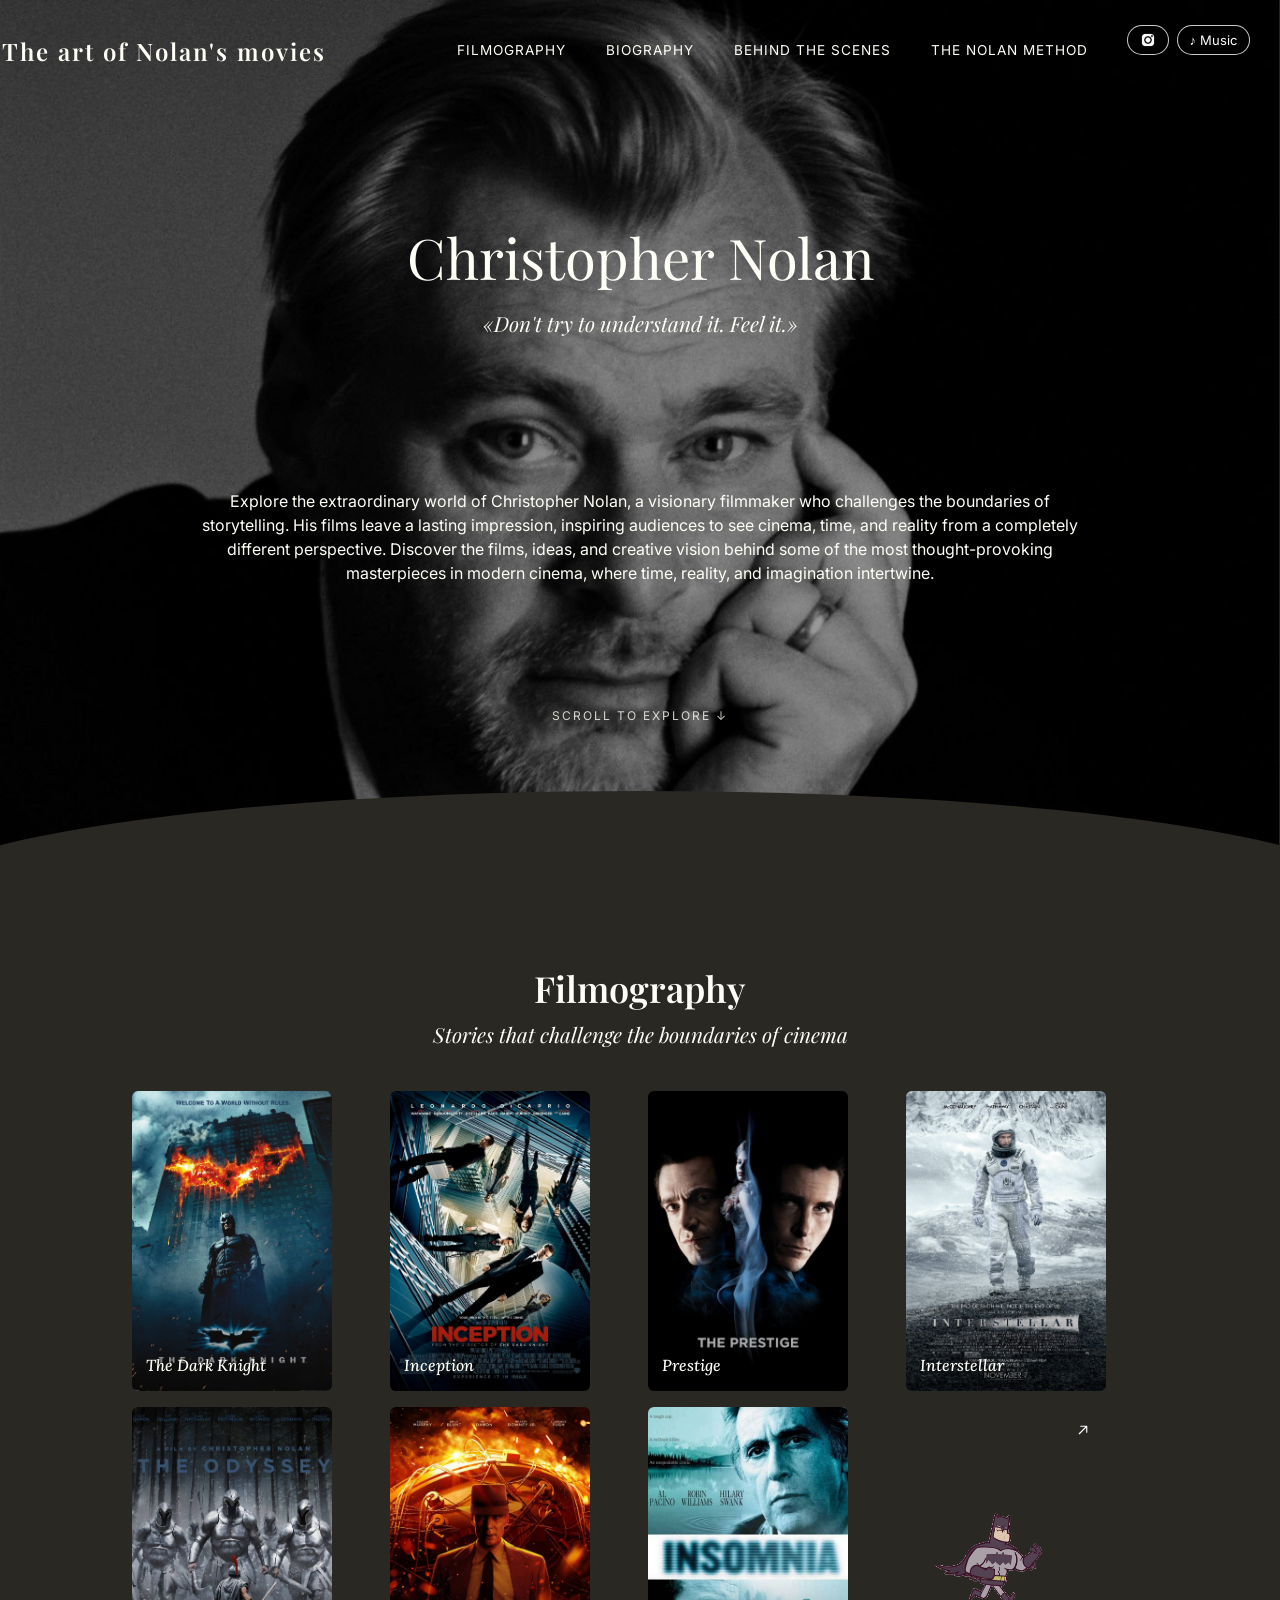
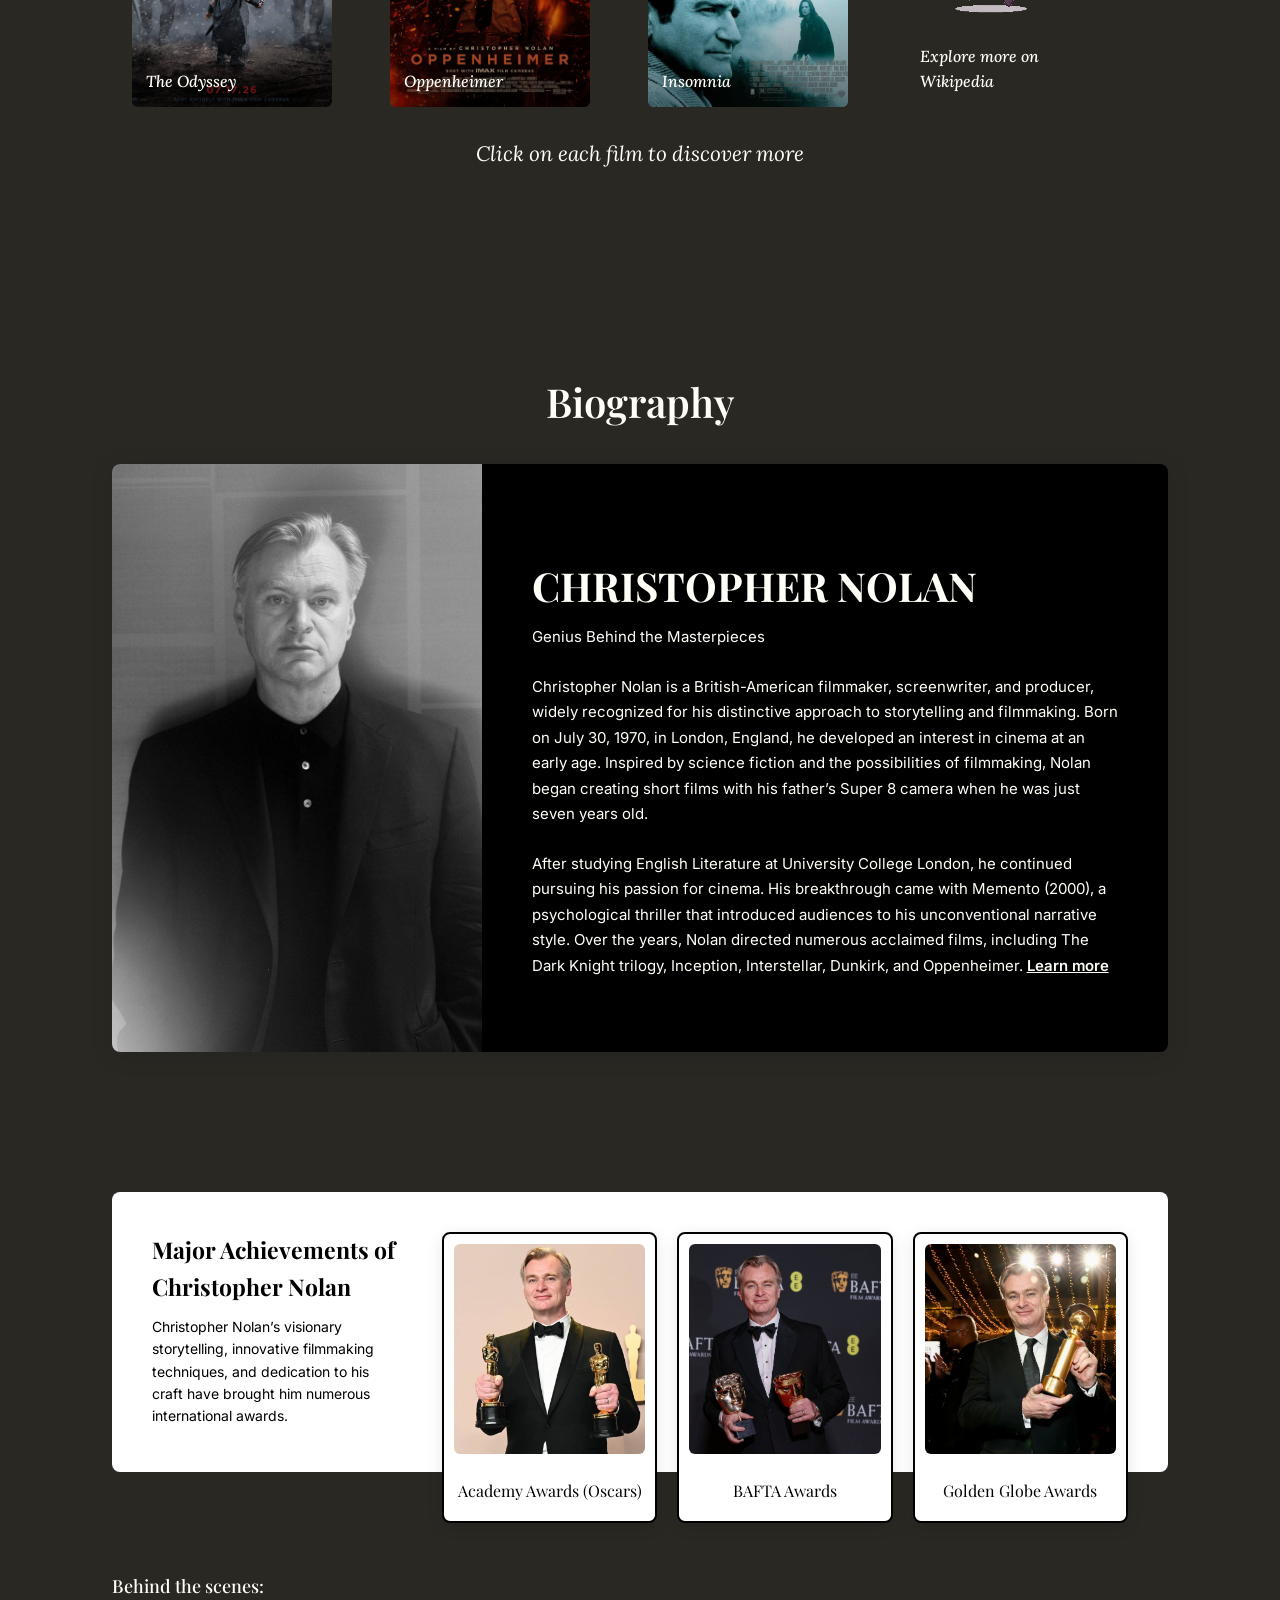
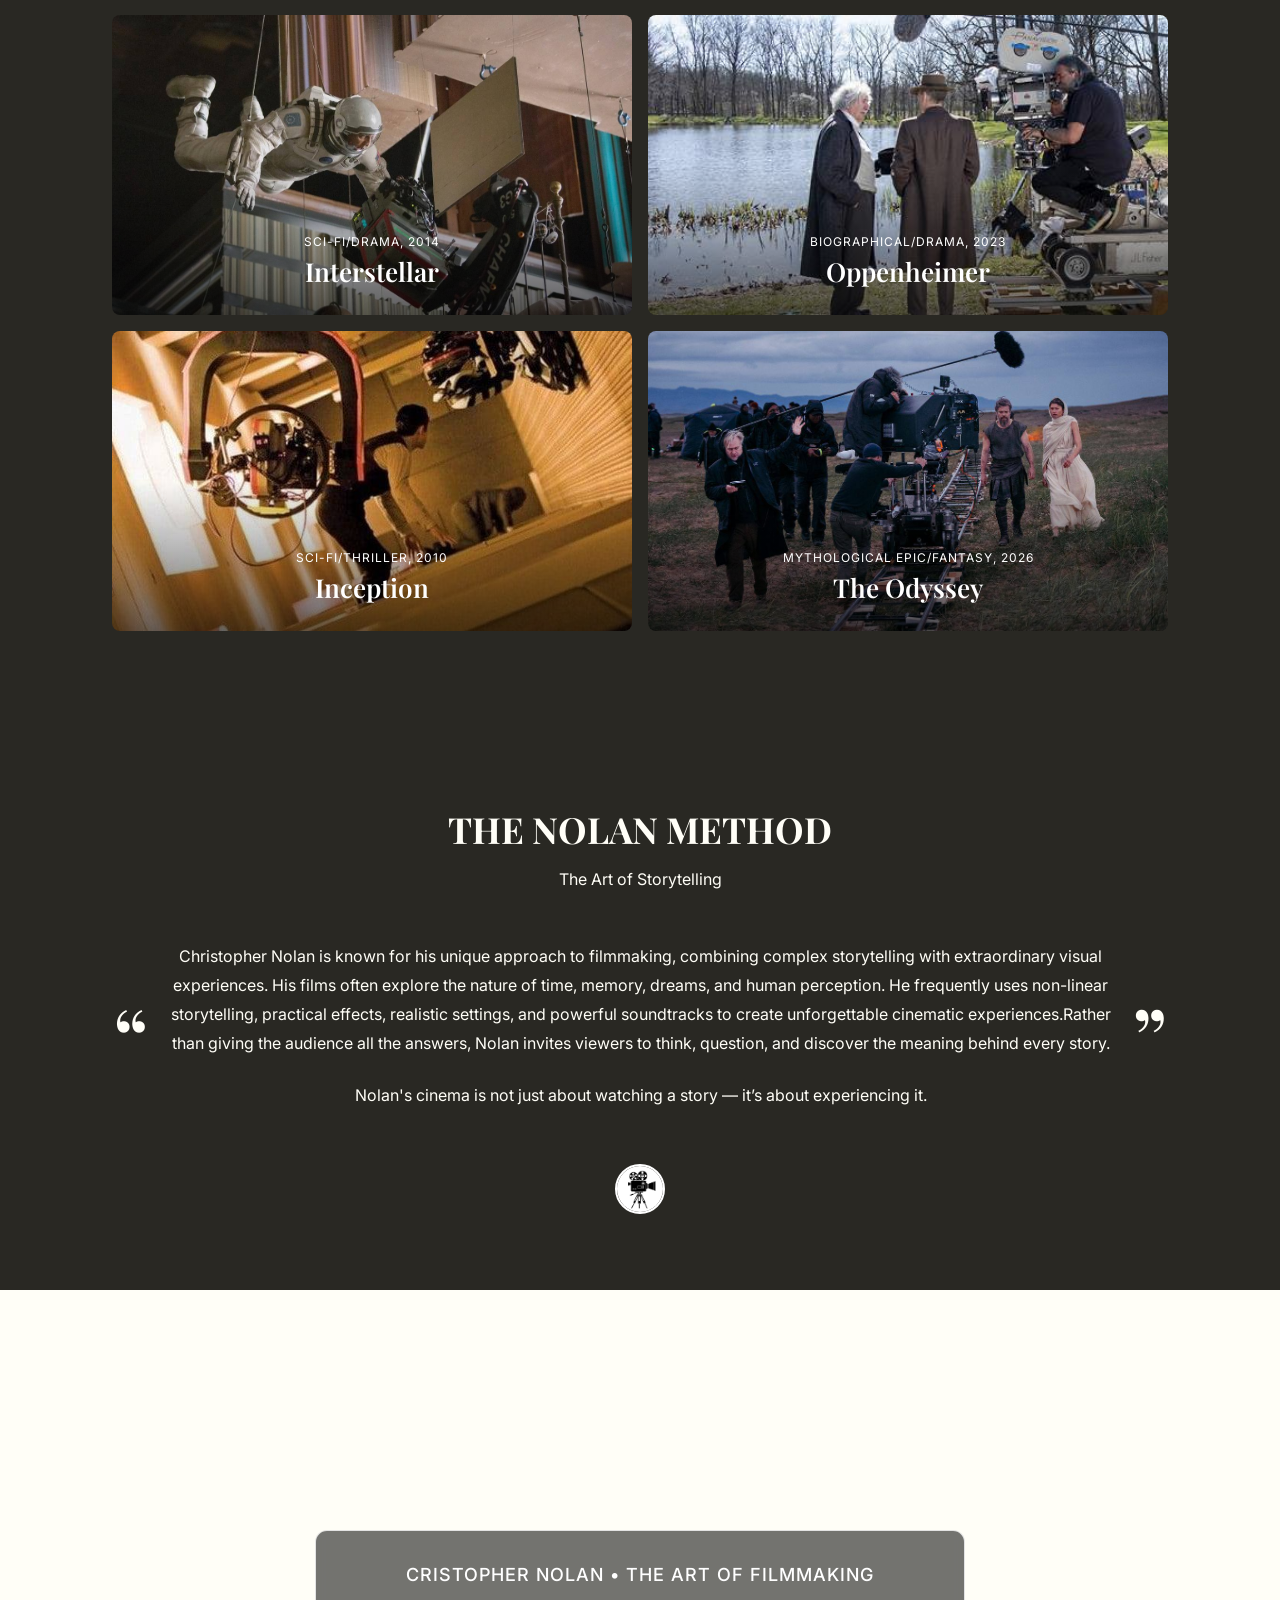
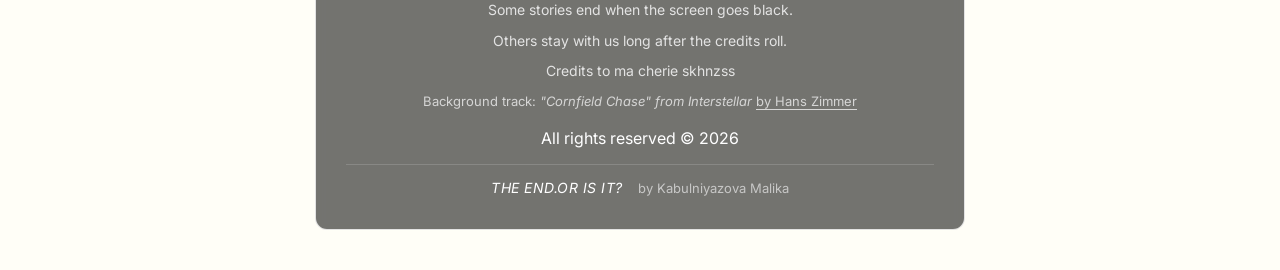
<file: index.html>
<!DOCTYPE html>
<html lang="ru">
<head>
    <meta charset="UTF-8">
    <meta name="viewport" content="width=device-width, initial-scale=1.0">
    <title>Christopher Nolan</title>
    <link href="https://fonts.googleapis.com/css2?family=Playfair+Display:ital,wght@0,400;0,600;1,400&family=Inter:wght@300;400;500&display=swap" rel="stylesheet">
    <link href="https://fonts.googleapis.com/css2?family=Lora:ital,wght@0,400;1,400&display=swap" rel="stylesheet">
    <link rel="stylesheet" href="nolan.css">
</head>
<body>
<div class="top-buttons">
    <a href="https://www.instagram.com/christophernolann?xtok=MTQ4M2t5bjkwaDR5aQ%3D%3D/" target="_blank" class="instagram-link">
        <img src="instagram.png" alt="Instagram">
    </a>

    <!-- Кнопка Музыка -->
    <button id="musicBtn" onclick="toggleMusic()">♪ Music</button>
</div>
<audio id="myAudio" loop>
    <source src="interstellar.mp3" type="audio/mpeg">
</audio>
<script src="nolan.js"></script>

    <header class="hero">
        <!-- Сама картинка, которая будет фоном -->
        <img src="nolan.jpg" alt="Nolan" class="hero-bg-img">

        <nav class="nav">
            <div class="logo">The art of Nolan's movies</div>
            <ul class="nav__links">
                <li><a href="#locations">Filmography</a></li>
                <li><a href="#biography">Biography</a></li>
                <li><a href="#musee">Behind the scenes</a></li>
                <li><a href="#nnnn">The Nolan method</a></li>
            </ul>
            
        </nav>

        <div class="hero__content">
            <h1>Christopher Nolan</h1>
            <p class="hero-quote">«Don't try to understand it. Feel it.»</p>
            <p class="hero-desc">Explore the extraordinary world of Christopher Nolan, a visionary filmmaker who challenges the boundaries of storytelling. His films leave a lasting impression, inspiring audiences to see cinema, time, and reality from a completely different perspective. Discover the films, ideas, and creative vision behind some of the most thought-provoking masterpieces in modern cinema, where time, reality, and imagination intertwine.</p>
        </div>

        <a href="#locations" class="scroll">Scroll to explore ↓ </a>
    </header>

    <!-- ---------- movies --------- -->
<section class="section" id="locations"> 

  <div class="container">                   
    <h2 class="title">Filmography</h2>
    <p class="subtitle">Stories that challenge the boundaries of cinema</p>

    <div class="locations">
        <a href="https://en.wikipedia.org/wiki/The_Dark_Knight" target="_blank" class="loc loc--batman"><span>The Dark Knight</span></a>
        <a href="https://en.wikipedia.org/wiki/Inception" target="_blank" class="loc loc--inception"><span>Inception</span></a>
        <a href="https://en.wikipedia.org/wiki/The_Prestige" target="_blank" class="loc loc--prestige"><span>Prestige</span></a>
        <a href="https://en.wikipedia.org/wiki/Interstellar_(film)" target="_blank"class="loc loc--interstellar"><span>Interstellar</span></a>
        <a href="https://en.wikipedia.org/wiki/The_Odyssey_(2026_film)" class="loc loc--odyssey"><span>The Odyssey</span></a>
        <a href="https://en.wikipedia.org/wiki/Oppenheimer_(film)" target="_blank" class="loc loc--oppenheimer"><span>Oppenheimer</span></a>
        <a href="https://en.wikipedia.org/wiki/Insomnia_(2002_film)" target="_blank" class="loc loc--insomnia"><span>Insomnia</span></a>
        <a href="https://en.wikipedia.org/wiki/Christopher_Nolan_filmography" target="_blank" class="loc loc--more">
            <svg class="loc__arrow" viewBox="0 0 24 24"><path d="M7 17L17 7M9 7h8v8" fill="none" stroke="currentColor" stroke-width="1.5" stroke-linecap="round" stroke-linejoin="round"/></svg>
            <span>Explore more on Wikipedia</span>
        </a>

    </div>
    <p class="click">Click on each film to discover more</p>
</div>
</section>
<!-- ===== FEATURED ===== -->
<section class="featured" id="biography">
  <div class="featured-box">

    <h3 class="featured-title">Biography</h3>

    <div class="featured-card">
      <img src="christopher.jpg" alt="Villa Balbianello">

      <div class="featured-text">
        <h4>CHRISTOPHER NOLAN</h4>
        <p class="featured-place">Genius Behind the Masterpieces</p>

        <p>Christopher Nolan is a British-American filmmaker, screenwriter, and producer, widely recognized for his distinctive approach to storytelling and filmmaking. Born on July 30, 1970, in London, England, he developed an interest in cinema at an early age. Inspired by science fiction and the possibilities of filmmaking, Nolan began creating short films with his father’s Super 8 camera when he was just seven years old.</p>

        <p>After studying English Literature at University College London, he continued pursuing his passion for cinema. His breakthrough came with Memento (2000), a psychological thriller that introduced audiences to his unconventional narrative style. Over the years, Nolan directed numerous acclaimed films, including The Dark Knight trilogy, Inception, Interstellar, Dunkirk, and Oppenheimer. <a href="https://en.wikipedia.org/wiki/Christopher_Nolan">Learn more</a></p>
        
      </div>
    </div>

  </div>
</section>
</section>

  
<!-- ===== SERVICES ===== -->
<section class="services-section">
  <div class="svc-box">
   
    <div class="svc-title">

      <h2>Major Achievements of Christopher Nolan</h2>
      <p>Christopher Nolan’s visionary storytelling, innovative filmmaking techniques, and dedication to his craft have brought him numerous international awards.</p>
    </div>

    <div class="svc-cards">
      <div class="svc-card">
        <img src="oscar.jpg" alt="">
        <p>Academy Awards (Oscars)</p>
      </div>
      <div class="svc-card">
        <img src="bafta.jpg" alt="">
        <p>BAFTA Awards</p>
      </div>
      <div class="svc-card">
        <img src="gga.jpg" alt="">
        <p>Golden Globe Awards</p>
      </div>
    </div>

  </div>
 

</section>

<!-- ===== OUR PORTFOLIOS ===== -->
<section class="pf-section" id="musee">
  <div class="pf-box">
    <h3 class="pf-title">Behind the scenes: </h3>

    <div class="pf-grid">
      <a href="https://youtu.be/tjsUt6YW9go?si=NxYBfRWVWpd0376y" class="pf-card pf-1" target="_blank">
  <small>SCI-FI/DRAMA, 2014</small>
  <b>Interstellar</b>
</a>
<a href="https://youtu.be/uhqUMFlwxeo?si=N0-J77G772hQIouz" class="pf-card pf-2" target="_blank">
  <small>BIOGRAPHICAL/DRAMA, 2023</small>
  <b>Oppenheimer</b>
</a>
<a href="https://youtu.be/w1W5xaf9ACg?si=xYyGyQzcxWMCq37G" class="pf-card pf-3" target="_blank">
  <small>SCI-FI/THRILLER, 2010</small>
  <b>Inception</b>
</a>
<a href="https://youtu.be/zE01rTiMDuM?si=HWYfenytx3LfgrRTW" class="pf-card pf-4" target="_blank">
  <small> MYTHOLOGICAL EPIC/FANTASY, 2026</small>
  <b>The Odyssey</b>
</a>
    </div>
  </div>
</section>

<!-- ===== TESTIMONIALS ===== -->
<section class="test-section" id="nnnn">
  <h2>THE NOLAN METHOD</h2>
  <p class="test-sub">The Art of Storytelling</p>

  <div class="test-slider">
    <span class="quote">“</span>

    <div class="test-text">
      <p>Christopher Nolan is known for his unique approach to filmmaking, combining complex storytelling with extraordinary visual experiences.
      His films often explore the nature of time, memory, dreams, and human perception. He frequently uses non-linear storytelling, practical effects, realistic settings, and powerful soundtracks to create unforgettable cinematic experiences.Rather than giving the audience all the answers, Nolan invites viewers to think, question, and discover the meaning behind every story.</p>
      

      <p>Nolan's cinema is not just about watching a story — it’s about experiencing it.</p>
    </div>

    <span class="quote">”</span>
  </div>

  <img class="test-avatar" src="imax.jpg" alt="">
</section>

<!-- ===== REVIEWS ===== -->
<!-- ===== footer ===== -->

<footer class="site-footer">
    <div class="footer-frame">
        <h3 class="footer-title">Cristopher Nolan • The art of filmmaking</h3>
        <p class="footer-text">Some stories end when the screen goes black. </p>
         <p class="footer-text">Others stay with us long after the credits roll.</p>
        <p class="footer-text">Credits to ma cherie skhnzss</p>
        <p class="footer-music">
    Background track: <em>"Cornfield Chase" from Interstellar</em> 
    <a href="https://en.wikipedia.org/wiki/Hans_Zimmer" target="_blank" class="footer-link">by Hans Zimmer</a>
</p>
<p>All rights reserved © 2026</p>
        <div class="footer-bottom">
            <span class="simply-lovely">THE END.OR IS IT?</span>
            <span class="footer-author">by Kabulniyazova Malika</span>
        </div>
    </div>
</footer>
    </body>
</html>
</file>
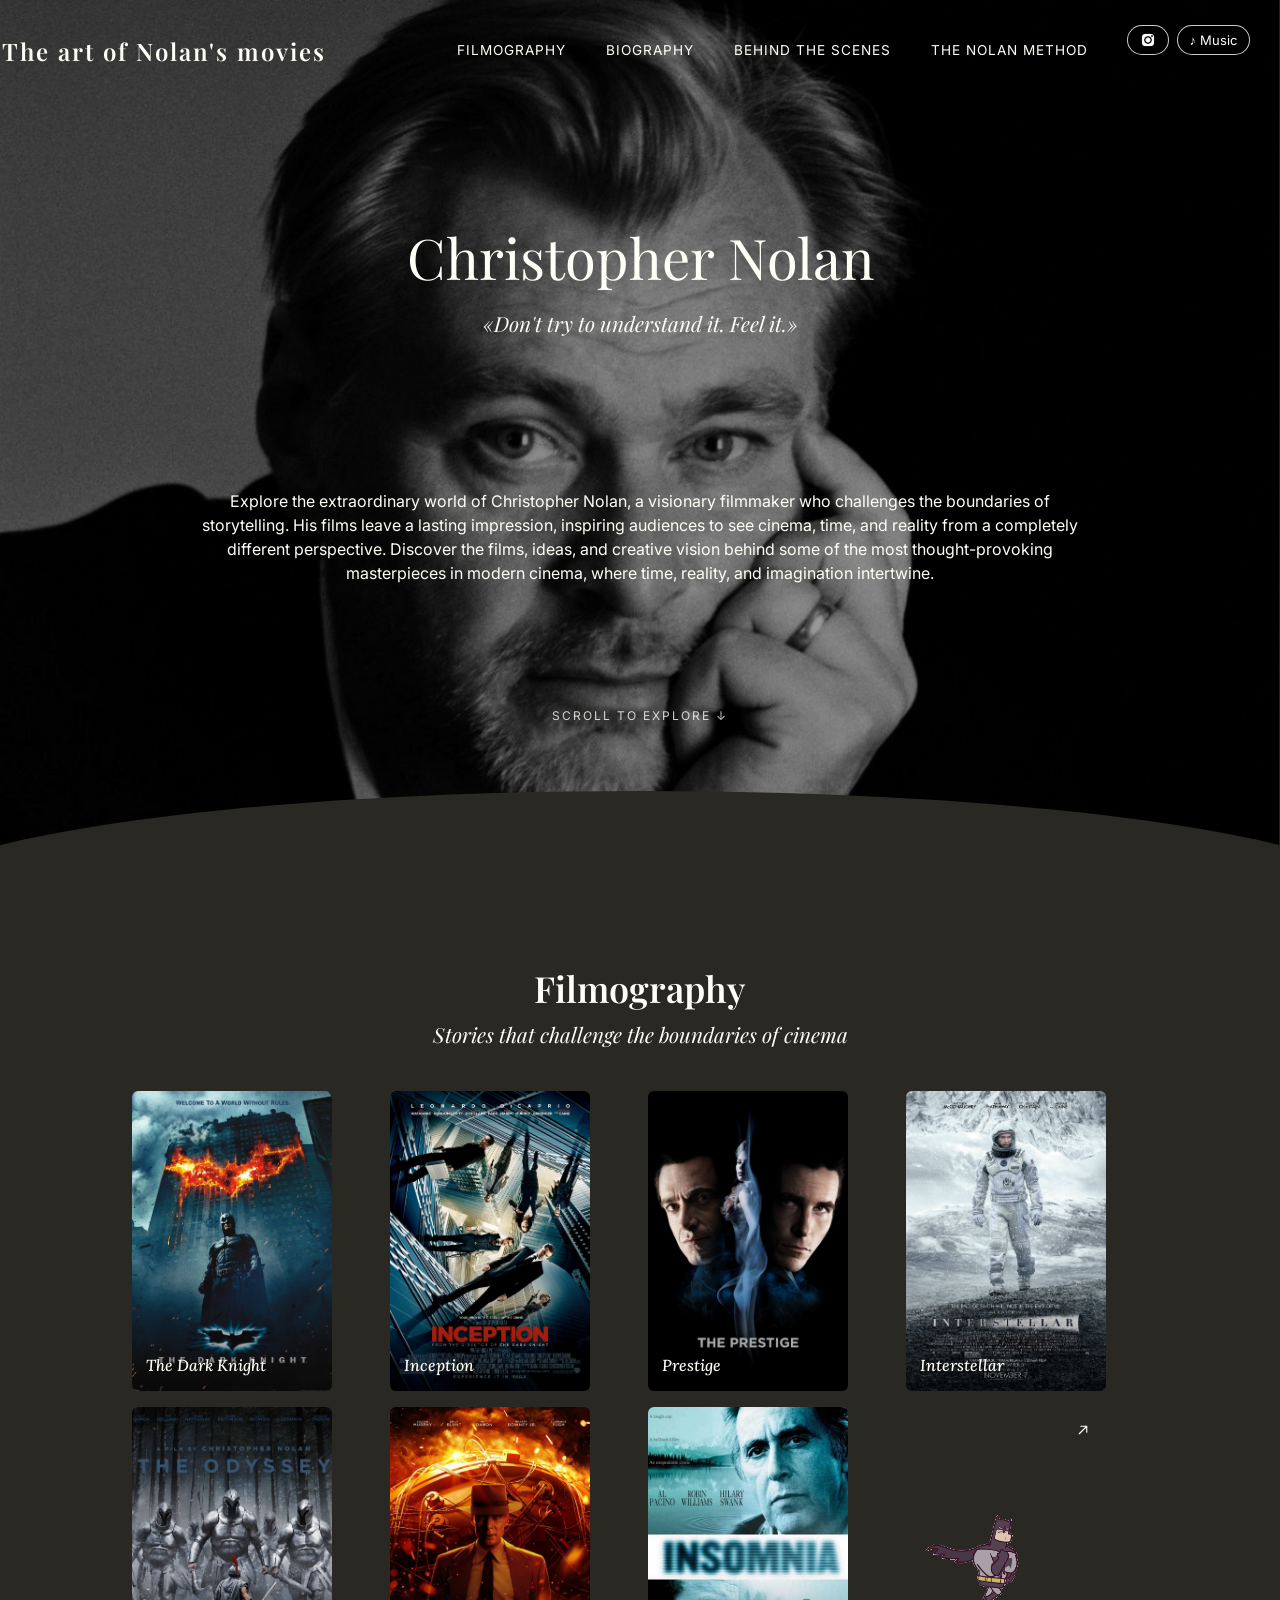
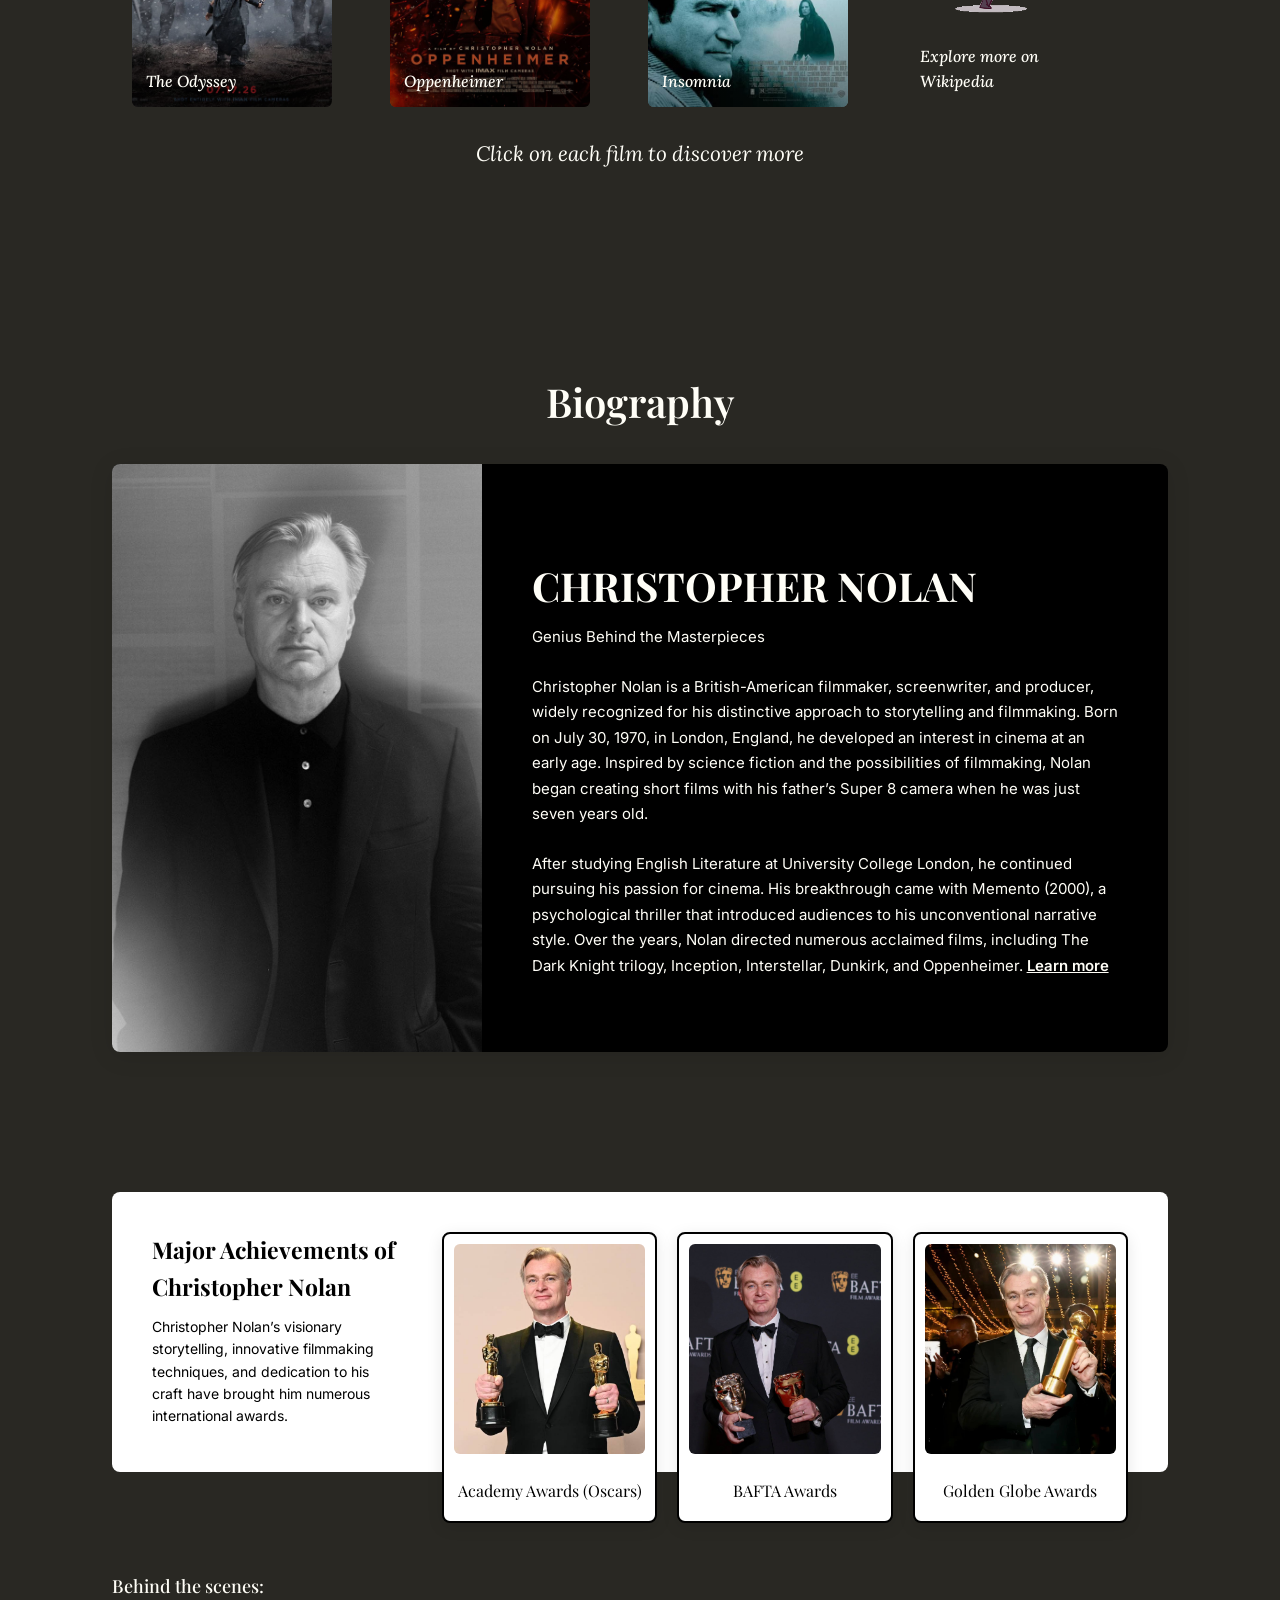
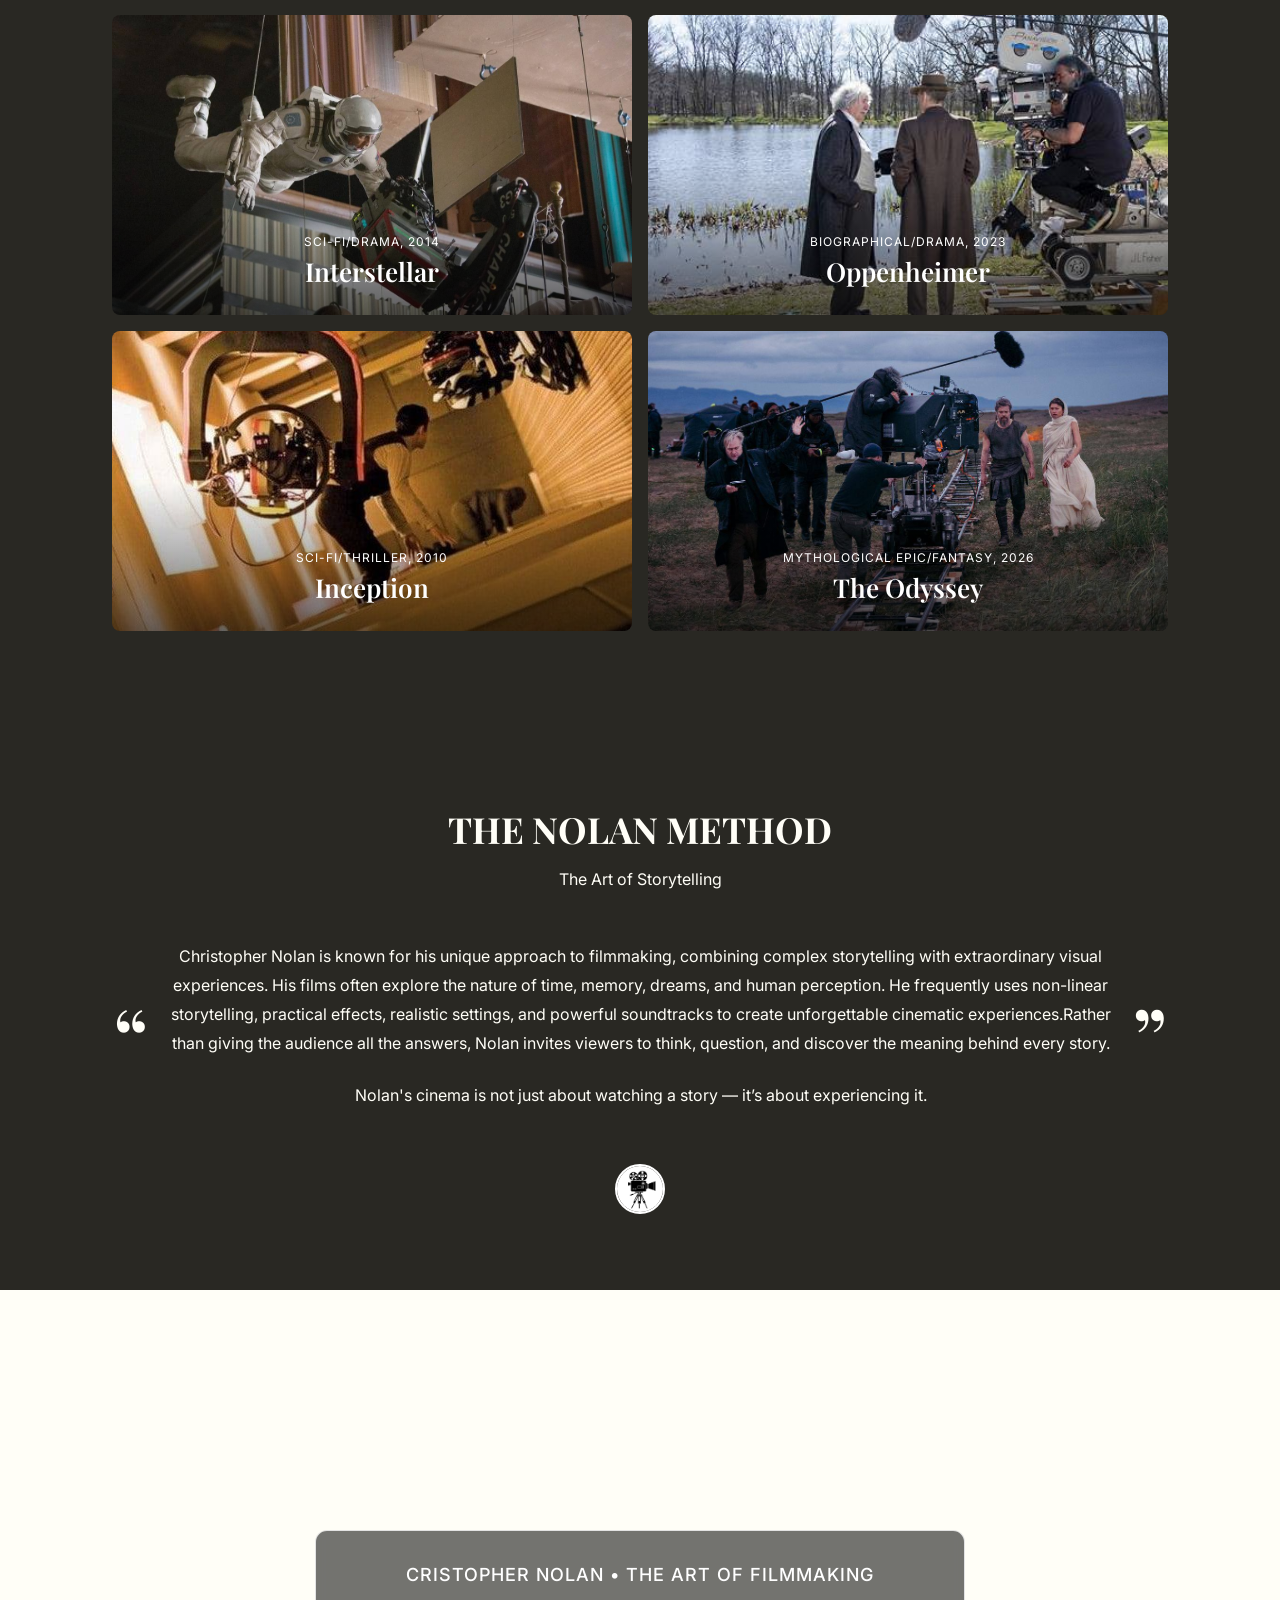
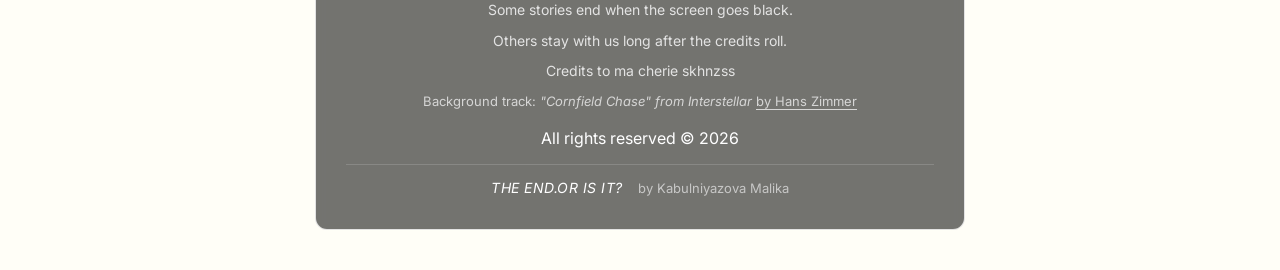
<file: nolan.html>
<!DOCTYPE html>
<html lang="ru">
<head>
    <meta charset="UTF-8">
    <meta name="viewport" content="width=device-width, initial-scale=1.0">
    <title>Christopher Nolan</title>
    <link href="https://fonts.googleapis.com/css2?family=Playfair+Display:ital,wght@0,400;0,600;1,400&family=Inter:wght@300;400;500&display=swap" rel="stylesheet">
    <link href="https://fonts.googleapis.com/css2?family=Lora:ital,wght@0,400;1,400&display=swap" rel="stylesheet">
    <link rel="stylesheet" href="nolan.css">
</head>
<body>
<div class="top-buttons">
    <a href="https://www.instagram.com/christophernolann?xtok=MTQ4M2t5bjkwaDR5aQ%3D%3D/" target="_blank" class="instagram-link">
        <img src="instagram.png" alt="Instagram">
    </a>

    <!-- Кнопка Музыка -->
    <button id="musicBtn" onclick="toggleMusic()">♪ Music</button>
</div>
<audio id="myAudio" loop>
    <source src="interstellar.mp3" type="audio/mpeg">
</audio>
<script src="nolan.js"></script>

    <header class="hero">
        <!-- Сама картинка, которая будет фоном -->
        <img src="nolan.jpg" alt="Nolan" class="hero-bg-img">

        <nav class="nav">
            <div class="logo">The art of Nolan's movies</div>
            <ul class="nav__links">
                <li><a href="#locations">Filmography</a></li>
                <li><a href="#biography">Biography</a></li>
                <li><a href="#musee">Behind the scenes</a></li>
                <li><a href="#nnnn">The Nolan method</a></li>
            </ul>
            
        </nav>

        <div class="hero__content">
            <h1>Christopher Nolan</h1>
            <p class="hero-quote">«Don't try to understand it. Feel it.»</p>
            <p class="hero-desc">Explore the extraordinary world of Christopher Nolan, a visionary filmmaker who challenges the boundaries of storytelling. His films leave a lasting impression, inspiring audiences to see cinema, time, and reality from a completely different perspective. Discover the films, ideas, and creative vision behind some of the most thought-provoking masterpieces in modern cinema, where time, reality, and imagination intertwine.</p>
        </div>

        <a href="#locations" class="scroll">Scroll to explore ↓ </a>
    </header>

    <!-- ---------- movies --------- -->
<section class="section" id="locations"> 

  <div class="container">                   
    <h2 class="title">Filmography</h2>
    <p class="subtitle">Stories that challenge the boundaries of cinema</p>

    <div class="locations">
        <a href="https://en.wikipedia.org/wiki/The_Dark_Knight" target="_blank" class="loc loc--batman"><span>The Dark Knight</span></a>
        <a href="https://en.wikipedia.org/wiki/Inception" target="_blank" class="loc loc--inception"><span>Inception</span></a>
        <a href="https://en.wikipedia.org/wiki/The_Prestige" target="_blank" class="loc loc--prestige"><span>Prestige</span></a>
        <a href="https://en.wikipedia.org/wiki/Interstellar_(film)" target="_blank"class="loc loc--interstellar"><span>Interstellar</span></a>
        <a href="https://en.wikipedia.org/wiki/The_Odyssey_(2026_film)" class="loc loc--odyssey"><span>The Odyssey</span></a>
        <a href="https://en.wikipedia.org/wiki/Oppenheimer_(film)" target="_blank" class="loc loc--oppenheimer"><span>Oppenheimer</span></a>
        <a href="https://en.wikipedia.org/wiki/Insomnia_(2002_film)" target="_blank" class="loc loc--insomnia"><span>Insomnia</span></a>
        <a href="https://en.wikipedia.org/wiki/Christopher_Nolan_filmography" target="_blank" class="loc loc--more">
            <svg class="loc__arrow" viewBox="0 0 24 24"><path d="M7 17L17 7M9 7h8v8" fill="none" stroke="currentColor" stroke-width="1.5" stroke-linecap="round" stroke-linejoin="round"/></svg>
            <span>Explore more on Wikipedia</span>
        </a>

    </div>
    <p class="click">Click on each film to discover more</p>
</div>
</section>
<!-- ===== FEATURED ===== -->
<section class="featured" id="biography">
  <div class="featured-box">

    <h3 class="featured-title">Biography</h3>

    <div class="featured-card">
      <img src="christopher.jpg" alt="Villa Balbianello">

      <div class="featured-text">
        <h4>CHRISTOPHER NOLAN</h4>
        <p class="featured-place">Genius Behind the Masterpieces</p>

        <p>Christopher Nolan is a British-American filmmaker, screenwriter, and producer, widely recognized for his distinctive approach to storytelling and filmmaking. Born on July 30, 1970, in London, England, he developed an interest in cinema at an early age. Inspired by science fiction and the possibilities of filmmaking, Nolan began creating short films with his father’s Super 8 camera when he was just seven years old.</p>

        <p>After studying English Literature at University College London, he continued pursuing his passion for cinema. His breakthrough came with Memento (2000), a psychological thriller that introduced audiences to his unconventional narrative style. Over the years, Nolan directed numerous acclaimed films, including The Dark Knight trilogy, Inception, Interstellar, Dunkirk, and Oppenheimer. <a href="https://en.wikipedia.org/wiki/Christopher_Nolan">Learn more</a></p>
        
      </div>
    </div>

  </div>
</section>
</section>

  
<!-- ===== SERVICES ===== -->
<section class="services-section">
  <div class="svc-box">
   
    <div class="svc-title">

      <h2>Major Achievements of Christopher Nolan</h2>
      <p>Christopher Nolan’s visionary storytelling, innovative filmmaking techniques, and dedication to his craft have brought him numerous international awards.</p>
    </div>

    <div class="svc-cards">
      <div class="svc-card">
        <img src="oscar.jpg" alt="">
        <p>Academy Awards (Oscars)</p>
      </div>
      <div class="svc-card">
        <img src="bafta.jpg" alt="">
        <p>BAFTA Awards</p>
      </div>
      <div class="svc-card">
        <img src="gga.jpg" alt="">
        <p>Golden Globe Awards</p>
      </div>
    </div>

  </div>
 

</section>

<!-- ===== OUR PORTFOLIOS ===== -->
<section class="pf-section" id="musee">
  <div class="pf-box">
    <h3 class="pf-title">Behind the scenes: </h3>

    <div class="pf-grid">
      <a href="https://youtu.be/tjsUt6YW9go?si=NxYBfRWVWpd0376y" class="pf-card pf-1" target="_blank">
  <small>SCI-FI/DRAMA, 2014</small>
  <b>Interstellar</b>
</a>
<a href="https://youtu.be/uhqUMFlwxeo?si=N0-J77G772hQIouz" class="pf-card pf-2" target="_blank">
  <small>BIOGRAPHICAL/DRAMA, 2023</small>
  <b>Oppenheimer</b>
</a>
<a href="https://youtu.be/w1W5xaf9ACg?si=xYyGyQzcxWMCq37G" class="pf-card pf-3" target="_blank">
  <small>SCI-FI/THRILLER, 2010</small>
  <b>Inception</b>
</a>
<a href="https://youtu.be/zE01rTiMDuM?si=HWYfenytx3LfgrRTW" class="pf-card pf-4" target="_blank">
  <small> MYTHOLOGICAL EPIC/FANTASY, 2026</small>
  <b>The Odyssey</b>
</a>
    </div>
  </div>
</section>

<!-- ===== TESTIMONIALS ===== -->
<section class="test-section" id="nnnn">
  <h2>THE NOLAN METHOD</h2>
  <p class="test-sub">The Art of Storytelling</p>

  <div class="test-slider">
    <span class="quote">“</span>

    <div class="test-text">
      <p>Christopher Nolan is known for his unique approach to filmmaking, combining complex storytelling with extraordinary visual experiences.
      His films often explore the nature of time, memory, dreams, and human perception. He frequently uses non-linear storytelling, practical effects, realistic settings, and powerful soundtracks to create unforgettable cinematic experiences.Rather than giving the audience all the answers, Nolan invites viewers to think, question, and discover the meaning behind every story.</p>
      

      <p>Nolan's cinema is not just about watching a story — it’s about experiencing it.</p>
    </div>

    <span class="quote">”</span>
  </div>

  <img class="test-avatar" src="imax.jpg" alt="">
</section>

<!-- ===== REVIEWS ===== -->
<!-- ===== footer ===== -->

<footer class="site-footer">
    <div class="footer-frame">
        <h3 class="footer-title">Cristopher Nolan • The art of filmmaking</h3>
        <p class="footer-text">Some stories end when the screen goes black. </p>
         <p class="footer-text">Others stay with us long after the credits roll.</p>
        <p class="footer-text">Credits to ma cherie skhnzss</p>
        <p class="footer-music">
    Background track: <em>"Cornfield Chase" from Interstellar</em> 
    <a href="https://en.wikipedia.org/wiki/Hans_Zimmer" target="_blank" class="footer-link">by Hans Zimmer</a>
</p>
<p>All rights reserved © 2026</p>
        <div class="footer-bottom">
            <span class="simply-lovely">THE END.OR IS IT?</span>
            <span class="footer-author">by Kabulniyazova Malika</span>
        </div>
    </div>
</footer>
    </body>
</html>
</file>
<file: nolan.css>
/* Переменные сайта */
:root {
    --text-dark: white;
    --text-muted: #777777;
    --font-serif: "Playfair Display", serif;
    --font-sans: "Inter", sans-serif;
}

/* Сброс стандартных отступов */
* {
    box-sizing: border-box;
    margin: 0;
    padding: 0;
}

html {
    scroll-behavior: smooth;
}

body {
    font-family: var(--font-sans);
    color: var(--text-dark);
    background-color: #FFFEF7; /* Светлый фон для нижней части сайта при скролле */
    line-height: 1.6;
}

a {
    color: inherit;
    text-decoration: none;
}

ul {
    list-style: none;
}
.top-buttons {
    position: fixed;
    top: 25px;
    right: 30px;
    display: flex;
    align-items: center;
    gap: 8px;
    z-index: 9999;
}

.top-buttons a, 
.top-buttons button {
    background: rgba(0, 0, 0, 0.4);
    color: white;
    border: 1px solid rgba(255, 255, 255, 0.8);
    padding: 6px 12px;
    border-radius: 20px;
    cursor: pointer;
    text-decoration: none;
    font-size: 13px;
    font-family: inherit;
    display: flex;
    align-items: center;
    justify-content: center;
    transition: 0.3s;
}

.instagram-link {
    padding: 6px;
    border-radius: 50%;
}

.top-buttons img {
    width: 16px !important;
    height: 16px !important;
    display: block;
}

.top-buttons a:hover, 
.top-buttons button:hover {
    background: rgba(255, 255, 255, 0.25);
    transform: scale(1.05);
}
/* =========================================================
   HERO (Первый экран)*/
.logo{
    margin-left: -190px;
}
.hero {
    position: relative;
    height: 100vh;
    min-height: 700px;
    display: flex;
    flex-direction: column;
    justify-content: space-between;
    align-items: center;
    color: #FFFEF7;
    padding: 2rem 15%;
    overflow: hidden; /* Скрывает всё, что выходит за границы экрана */
}

/* Картинка на фоне из HTML */
.hero-bg-img {
    position: fixed;
    top: 0;
    left: 0;
    width: 100%;
    height: 100%;
    object-fit: cover ; /* Растягивает картинку пропорционально на весь экран */
    z-index: -1; /* Отправляет картинку на самый задний план */
}

/* Затемнение поверх картинки для читаемости текста */
.hero::before {
    content: "";
    position: absolute;
    top: 0;
    left: 0;
    width: 100%;
    height: 100%;
    background: rgba(0, 0, 0, 0.4); /* Полупрозрачный темный фильтр */
    z-index: 2; /* Ложится поверх картинки */
}

/* Поднимаем навигацию, текст и кнопку скролла НА ПЕРЕДНИЙ ПЛАН (выше картинки) */
.nav, .hero__content, .scroll {
    position: relative;
    z-index: 3;
}

/* Навигация (Шапка) */
.nav {
    display: flex;
    align-items: center;
    justify-content: space-between;
    width: 100%;
}

.logo {
    font-family: var(--font-serif);
    font-size: 1.5rem;
    font-weight: 600;
    letter-spacing: 2px;
}

.nav__links {
    display: flex;
    gap: 2.5rem;
    font-size: 0.85rem;
    letter-spacing: 1px;
    text-transform: uppercase;
}

.nav__links a {
    transition: opacity 0.2s;
}

.nav__links a:hover {
    opacity: 0.7;
}

.social a {
    font-size: 0.9rem;
    letter-spacing: 1px;
    text-transform: uppercase;
    transition: opacity 0.2s;
}

.social a:hover {
    opacity: 0.7;
}

/* Центральный текст Hero */
.hero__content {

    text-align: center;
    max-width: 1100px;
    width: 100%;
    margin: auto 0;
}

.hero__content h1 {
  position: relative;
  top: -120px;
    font-family: var(--font-serif);
    font-weight: 400;
    font-size: 3.5rem;
    line-height: 1.2;
    margin-bottom: 1rem;
}

.hero-quote {
    position: relative;
  top: -120px;
    font-family: var(--font-serif);
    font-size: 1.3rem;
    font-style: italic;
    color: #FFFEF7;
    text-shadow: #C5D28C 0 0 10px rgba(255, 255, 255, 0.8);
    margin-bottom: 1.5rem;
}

.hero-desc {
    position: relative;
    top: 5px;
    width: 100%;
    max-width: 100%;
    margin-left: auto;
    margin-right: auto;
    margin: 0 auto 15px auto;
    font-size: 14px
    color: #FFFEF7;
    line-height: 1.5;
}

/* Кнопка прокрутки вниз */
.scroll {
    position: absolute;
    bottom: 175px; /* Было 35px — увеличивайте это число, чтобы поднять стрелку еще выше */
    left: 50%;
    transform: translateX(-50%);
    font-size: 0.75rem;
    letter-spacing: 2px;
    text-transform: uppercase;
    color: #FFFEF7;
    opacity: 0.8;
    z-index: 5;
    transition: opacity 0.2s;
}

.scroll:hover {
    opacity: 1;
}
/* Белая изогнутая «горка» внизу первого экрана */
.hero {
    position: relative;
    overflow: hidden;
}

.hero::after {
    content: "";
    position: absolute;
    left: -8%; 
    right: -8%; 
    bottom: -1px;
    height: 110px;
    background: #292823;
    border-radius: 50% 50% 0 0 / 100% 100% 0 0;
    z-index: 4;
}


/* Зелёный фон на ВСЮ ширину экрана */
.section {
    overflow: hidden;
    position: relative;
    background-color: #292823;;
    z-index: 10;
    padding-top: 60px;
    padding-bottom: 140px;
    width: 100%;
}

/* Контейнер: по центру страницы */
.container {
  max-width: 1056px;
  margin: 0 auto;        /* auto слева и справа = по центру */
  padding: 0 20px;
}

/* Сетка карточек: 4 колонки */
.locations {
  display: grid;
  grid-template-columns: repeat(4, 1fr);
  gap: 16px;
  margin-top: 40px;
}

/* Сама карточка места */
.loc {
    width: 200px;
    height: 300px;
  position: relative;
  display: flex;
  align-items: flex-end;       /* подпись внизу */
  aspect-ratio: 252 / 155;
  border-radius: 6px;
  overflow: hidden;
  color: #fff;                 /* белый текст */
  font-size: 14px;
  font-weight: 500;
  background-color: #292823;   /* цвет, пока нет картинки */
  background-size: cover;
  background-repeat: no-repeat;
  background-position: center;
}

/* Тёмная полоса внизу, чтобы подпись читалась */
.loc::before {
  content: "";
  position: absolute;
  inset: 0;
  background: linear-gradient(180deg, transparent 55%, rgba(0, 0, 0, 0.5));
}

.loc span {
  position: relative;
  padding: 0 14px 20px;
}


/* Картинки для каждой карточки */
.loc--inception    { background-image: url("inception.jpg"); }
.loc--batman       { background-image: url("batman.jpg"); }
.loc--prestige     { background-image: url("prestige.jpg"); }
.loc--interstellar { background-image: url("interstellar.jpg"); }
.loc--odyssey      { background-image: url("ody.jpg"); }
.loc--oppenheimer { background-image: url("oppen.jpg"); }
.loc--insomnia     { background-image: url("insomnia.jpg"); }

/* Зелёная карточка «Browse more» */
.loc--more { background-image:url("batman.gif");
background-size: contain;
background-position: center;
background-repeat: no-repeat;
 }
.loc--more::before { display: none; }
.loc__arrow { position: absolute; top: 14px; right: 14px; width: 18px; height: 18px; }
.title, .subtitle { text-align: center; }

..loc--inception    { background-image: url("inception.jpg"); }
.loc--batman       { background-image: url("batman.jpg"); }
.loc--prestige     { background-image: url("prestige.jpg"); }
.loc--interstellar { background-image: url("interstellar.jpg"); }
.loc--odyssey      { background-image: url("ody.jpg"); }
.loc--oppenheimer { background-image: url("oppen.jpg"); }
.loc--insomnia     { background-image: url("insomnia.jpg"); }
/* Стили для заголовка Locations */
.section .title {
    font-family: var(--font-serif); /* Можно сменить на var(--font-sans) или другой шрифт */
    font-size: 36px;                 /* Размер шрифта (можете настроить под себя) */
    font-weight: 600; 
    color: #FFFEF7 ;               /* Толщина шрифта */
}
.subtitle {
    font-family: var(--font-serif);
    font-size: 1.3rem;
    font-style: italic;
    color: #FFFEF7;
    text-shadow: #C5D28C 0 0 10px rgba(255, 255, 255, 0.8);
    margin-bottom: 1.5rem;}

.click {
    text-align: center;      /* Выравнивает текст строго по центру */
    margin-top: 30px;        /* Отступ сверху от карточек до надписи */
    color: #FFFEF7;          /* Тот самый красивый зелёноватый/светлый оттенок */
    font-size: 1.3rem;         /* Размер текста */
    font-family: 'Lora', serif ; /* Тот же шрифт, что у подзаголовка */
    font-style: italic;      /* Курсив (если хочется) */
}
.loc span {
    position: relative;
    padding: 0 14px 12px;

    font-family: 'Lora', serif;   /* шрифт */
    color: #FFFEF7;               /* цвет текста */
    font-size: 16px;              /* размер */
    font-weight: 500;             /* толщина */
    font-style: italic;           /* курсив, если нужен */
}


/* ===== FEATURED ===== */

/* Белый фон на всю ширину страницы */
.featured {
  position: relative;      /* добавьте */
  z-index: 10;             /* добавьте */
  background: #292823;
  padding: 60px 20px;
}

/* Содержимое по центру, не шире 1056px */
.featured-box {
  max-width: 1056px;
  margin: 0 auto;
  background: none;
}

/* Надпись «Featured venues» */
.featured-title {
  font-size: 18px;
  font-weight: 500;
  color:#FFFEF7;
  margin-bottom: 14px;
}

/* Карточка: картинка и текст в один ряд */
.featured-card {
  background:black;
  display: flex;
  min-height: 470px;
  border-radius: 8px;
  overflow: hidden;                              /* скругляет углы у картинки */
  box-shadow: 0 4px 24px rgba(0, 0, 0, 0.1);     /* лёгкая тень */
}

/* Картинка слева: треть ширины, на всю высоту */
.featured-card img {
  width: 35%;
  object-fit: cover;
}

/* Текст справа */
.featured-text {
  color: #FFFEF7;
  flex: 1;
  padding: 90px 50px 50px;
}

.featured-text h4 {
  font-family: var(--font-serif);
  font-size: 40px;
  color: #FFFEF7;
  margin-bottom: 6px;
}

.featured-place {
  font-size: 14px;
  color: #FFFEF7;
}

.featured-text p {
  font-size: 15px;
  line-height: 1.7;
  color: #FFFEF7D;
  margin-bottom: 24px;
}

.featured-text a {
    text-decoration: underline;

  font-weight: 600;
  color: ##FFFEF7;
}
.featured-title {
  text-align: center;            /* по центру */
  font-size: 40px;               /* побольше */
  font-family: var(--font-serif);
  font-weight: 600;
  color: ##FFFEF7;                /* светлый цвет на зелёном фоне */
  margin-bottom: 30px;           /* отступ до карточки */
}
.facts {
  display: flex;
  justify-content: space-between;
  margin-top: 30px;
  padding-top: 20px;
  border-top: 1px solid #c9c6a8;      /* тонкая линия сверху */
}
.facts b {
  display: block;
  font-family: var(--font-serif);
  font-size: 28px;
  color: #4a4f3e;
}
.facts span {
  font-size: 13px;
  color: #8e9187;
}

/* ===== ОБЩЕЕ ДЛЯ ТРЁХ БЛОКОВ ===== */
/* Поднимает блоки над фоном страницы (из-за этого раньше блок не был виден) */
.services-section,
.pf-section,
.test-section {
  position: relative;
  z-index: 10;
}

/* ===== SERVICES ===== */
.services-section {
  background: #292823;
  padding: 80px 20px 100px;
}

/* Серая панель: заголовок слева, карточки справа */
.svc-box {
  display: flex;                /* ставит элементы в ряд */
  align-items: flex-start;      /* карточки не растягиваются по высоте панели */
  gap: 40px;
  max-width: 1056px;
  height: 280px;                /* карточки выше панели, поэтому они выступают вниз */
  margin: 0 auto;          /* снизу место под выступающие карточки */
  padding: 40px;
  background: white;
  border-radius: 8px;
}

.svc-title {
  width: 250px;
}
.svc-title h2 {
  font-family: var(--font-serif);
  font-size: 23px;
  color: black;
}
.svc-title p {
  margin-top: 10px;
  font-size: 14px;
  line-height: 1.6;
  color: black;
}

/* Три карточки в ряд */
.svc-cards {
  flex: 1;                      /* занимает всё оставшееся место */
  display: flex;
  gap: 20px;
}
.svc-card {
    border: 2px solid black;
  flex: 1;                      /* три карточки одинаковой ширины */
  padding: 10px;
  background: white;
  border-radius: 8px;
  box-shadow: 0 4px 16px rgba(0, 0, 0, 0.1);
  text-align: center;
}
.svc-card img {
 width: 100%;
  height: 210px;
  object-fit: cover;            /* фото не растягивается */
  border-radius: 6px;
  background: white;          /* цвет, пока нет фото */
}
.svc-card p {
  margin: 16px 0 8px;
  font-family: var(--font-serif);
  color: black;
}

/* ===== OUR PORTFOLIOS ===== */
.pf-section {
  background:#292823;
  padding: 0 20px 100px;
}
.pf-section h3{
    font-family: var(--font-serif);
    color: #FFFEF7 ;
}
.pf-box {
  max-width: 1056px;
  margin: 0 auto;
}
.pf-title {
  font-size: 18px;
  font-weight: 500;
  color: #FFFEF7;
  margin-bottom: 14px;
}

/* Две колонки */
.pf-grid {
  display: grid;
  grid-template-columns: 1fr 1fr;
  gap: 16px;
}

/* Карточка: текст прижат вниз и стоит по центру */
.pf-card {
  display: flex;
  flex-direction: column;       /* текст один под другим */
  justify-content: flex-end;    /* прижать вниз */
  align-items: center;          /* по центру */
  height: 300px;
  padding-bottom: 22px;
  border-radius: 8px;
  color: white;
  background-size: cover;
  background-position: center;
  background-color: #8a8f7a;    /* цвет, пока нет фото */
}
.pf-card small {
  font-size: 12px;
  letter-spacing: 1px;
}
.pf-card b {
  font-family: var(--font-serif);
  font-size: 26px;
  font-weight: 600;
}

/* Фото для каждой карточки + тёмная полоса снизу, чтобы текст читался */
.pf-1 { background-image: linear-gradient(transparent 50%, rgba(0,0,0,0.6)), url("int.jpg"); }
.pf-2 { background-image: linear-gradient(transparent 50%, rgba(0,0,0,0.6)), url("opp.jpg"); }
.pf-3 { background-image: linear-gradient(transparent 50%, rgba(0,0,0,0.6)), url("inc.jpg"); }
.pf-4 { background-image: linear-gradient(transparent 50%, rgba(0,0,0,0.6)), url("odd.jpg"); }

/* ===== TESTIMONIALS ===== */
.test-section {
  background: #292823;
  color: white;
  text-align: center;
  padding: 70px 20px 60px;
}
.test-section h2 {
  font-family: var(--font-serif);
  font-size: 36px;
  color: #FFFEF7;
}
.test-sub {
  margin-top: 8px;
  color: #FFFEF7;
}

/* В один ряд: стрелка, кавычка, текст, кавычка, стрелка */
.test-slider {
  display: flex;
  align-items: center;
  justify-content: space-between;
  gap: 20px;
  max-width: 1056px;
  margin: 50px auto 0;
}
.test-arrow {
  font-size: 26px;
  color: #4B5421;
}
.quote {
  font-family: var(--font-serif);
  font-size: 90px;
  color:#FFFEF7;
}
.test-text {
  flex: 1;                      /* текст занимает всё место между кавычками */
  line-height: 1.8;
  color: #FFFEF7;
}
.test-text p {
  margin-bottom: 24px;
}

/* Круглая картинка */
.test-avatar {
  width: 50px;
  height: 50px;
  margin: 30px auto 8px;
  border-radius: 50%;           /* делает круг */
  object-fit: cover;
  border: 2px solid white;
  background: #ccc;
}


/* Основной контейнер футера — на прозрачном фоне */
.site-footer {
    width: 100%;
    display: flex;
    justify-content: center;
    padding: 40px 20px;
    margin-top: 200px !important;
    background: transparent;
    box-sizing: border-box;
}

/* Белая рамка посередине */
.footer-frame {
    max-width: 650px;
    width: 100%;
    padding: 30px;
    border: 1px solid rgba(255, 255, 255, 0.8);
    border-radius: 12px;
    background: rgba(255, 255, 255, 0.05);
    backdrop-filter: blur(6px);
    text-align: center;
    color: #ffffff;
    font-family: inherit;
}

/* Название / раздел */
.footer-title {
    font-size: 18px;
    font-weight: 500;
    letter-spacing: 1px;
    margin: 0 0 10px 0;
    text-transform: uppercase;
}

/* Текст авторских прав */
.footer-text {
    font-size: 14px;
    opacity: 0.8;
    margin: 0 0 8px 0;
}

/* Строка с музыкой */
.footer-music {
    font-size: 13px;
    opacity: 0.7;
    margin: 0 0 15px 0;
}

/* Ссылка на автора песни */
.footer-link {
    color: #ffffff;
    text-decoration: underline;
    text-underline-offset: 3px;
    transition: opacity 0.2s ease;
}

.footer-link:hover {
    opacity: 1;
    color: #f4d35e; /* Приятный акцентный цвет при наведении */
}

/* Нижняя строка: Simply lovely и подпись */
.footer-bottom {
    display: flex;
    justify-content: center;
    align-items: center;
    gap: 15px;
    font-size: 14px;
    border-top: 1px solid rgba(255, 255, 255, 0.15);
    padding-top: 12px;
    margin-top: 12px;
}

.simply-lovely {
    font-style: italic;
    letter-spacing: 0.5px;
}

.footer-author {
    opacity: 0.6;
    font-size: 13px;
}


.site-footer {
  position: relative;
  z-index: 10;
}

.footer-frame {
  background: rgba(0, 0, 0, 0.55);
}
a.pf-card {
    display: flex;
    flex-direction: column; 
    justify-content: flex-end; 
    text-decoration: none;
    color: white; 
    box-sizing: border-box;
}
@media screen and (max-width: 768px) { 
.hero { 
    padding: 1rem 5% 2rem; 
    height: auto; 
    min-height: 100vh; 
    justify-content: flex-start; }
.top-buttons {
    top: 10px;
    right: 15px;
    z-index: 9999;
}

.nav {
    flex-direction: column;
    align-items: center;
    gap: 10px;
    text-align: center;
    margin-top: 50px;
    margin-bottom: 20px;
}

.logo {
    margin-left: 0 !important;
    font-size: 1.1rem;
    letter-spacing: 1px;
}

.nav__links {
    display: flex;
    flex-wrap: wrap;
    justify-content: center;
    gap: 10px 15px;
    font-size: 0.7rem;
    letter-spacing: 0.5px;
}

.hero__content {
    margin: auto;
    margin-bottom: 20 px
    padding-top: 30px;

}

.hero__content h1 {
    top: -100px;
    position: relative;
    font-size: 2.5rem;
    line-height: 1.1;
    margin-bottom: 15px;
    white-space: normal;
}

.hero-quote {
    position: static;
    font-size: 0.95rem;
    margin-bottom: 12px;
}

.hero-desc {
    position: static;
    font-size: 12.5px;
    line-height: 1.4;
    max-width: 100%;
    margin-bottom: 15px;
}

.scroll {
    position: center;
    bottom: 55px;
    margin-top: 0;
    margin-bottom: 25px;
    font-size: 0.7rem;
}

    /* 1. ИСПРАВЛЕНИЕ ФИЛЬМОГРАФИИ */
    .locations {
        grid-template-columns: repeat(2, 1fr);
        gap: 12px;
    }

    .loc {
        width: 100%;
        height: auto;
        aspect-ratio: 2 / 3; /* Верные пропорции кинопостеров */
    }

    /* 2. ИСПРАВЛЕНИЕ БИОГРАФИИ */
    .featured-card {
        flex-direction: column;
    }

    .featured-card img {
        width: 100%;
        height: auto;
        max-height: 400px;
        object-fit: contain; /* Картинка больше не обрезается */
        background: #000;
    }

    .featured-text {
        padding: 30px 20px;
    }

    .featured-text h4 {
        font-size: 28px;
    }

    /* 3. ИСПРАВЛЕНИЕ ДОСТИЖЕНИЙ  */
    .svc-box {
        flex-direction: column;
        height: auto;
        padding: 20px;
    }

    .svc-title {
        width: 100%;
    }

    .svc-cards {
        flex-direction: column;
        width: 100%;
    }

    .svc-card img {
        height: auto;
        max-height: 300px;
        object-fit: contain; /* Фотографии наград видны полностью, без обрезки голов */
        background: #111;
    }

    /* Портфолио */
    .pf-grid {
        grid-template-columns: 1fr;
    }

    /* Отзывы */
    .test-slider {
        flex-direction: column;
        text-align: center;
    }

    .quote {
        display: none;
    }
}
</file>
